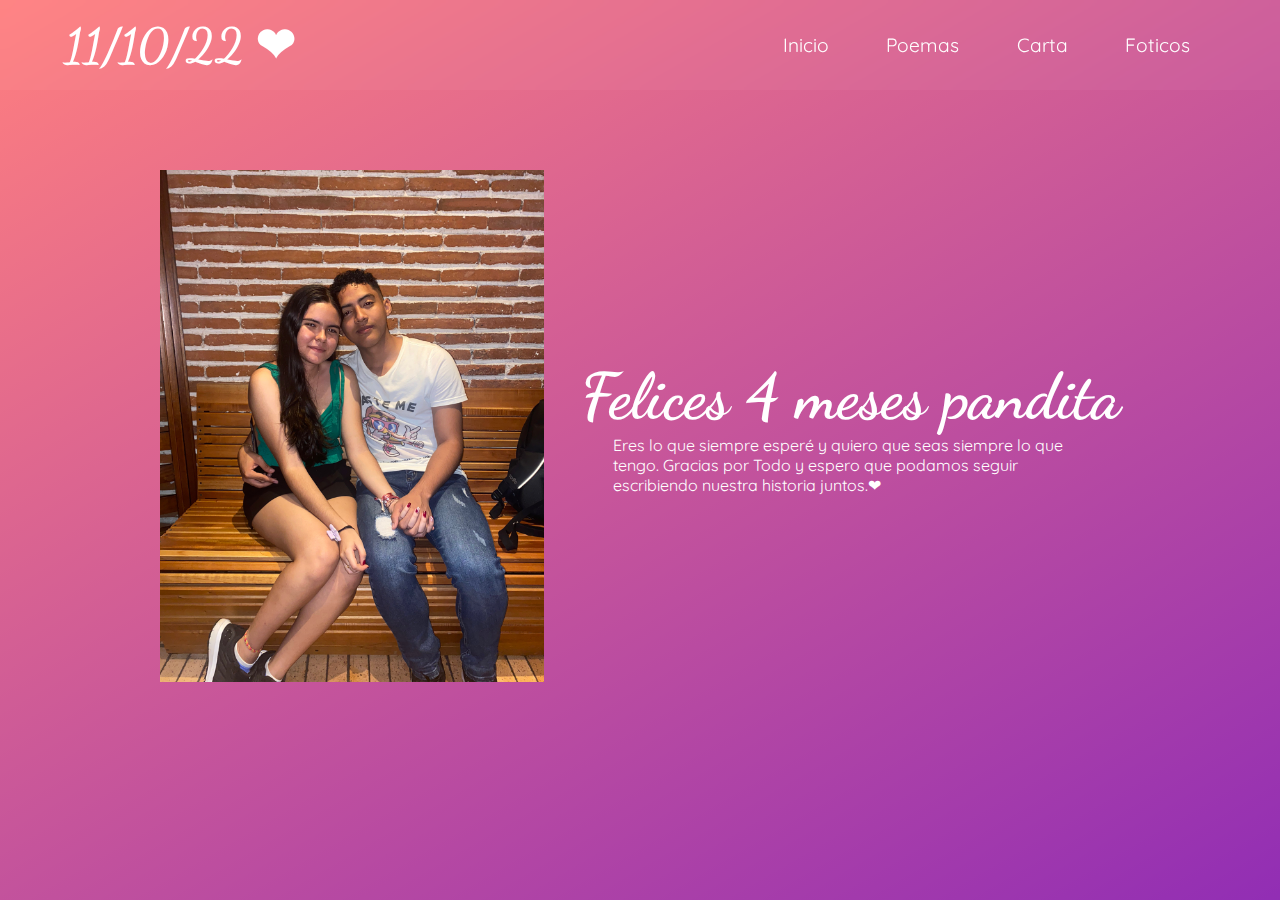
<file: index.html>
<!DOCTYPE html>
<html>
<head>
	<meta charset="utf-8">
	<meta name="viewport" content="width=device-width, initial-scale=1">
	<link rel="stylesheet" type="text/css" href="css/main.css">
	<link rel="icon" type="img/png" href="imgs/icono_panda.png">
	<title>Pandita | Feliz cuarto mes ❤</title>
</head>

<header>
	<h2>11/10/22 ❤</h2>
	<nav>
		<a href="index.html">Inicio</a>
		<a href="poemas.html">Poemas</a>
		<a href="carta.html">Carta</a>
		<a href="fotos.html">Foticos</a>
	</nav>
</header>

<body>

<section id="inicio">
	<img class="imagen animate-left" src="imgs/foto_09.jpg">
	<div class="texto animate-left">
		<h2>Felices 4 meses pandita</h2>
		<p>Eres lo que siempre esperé y quiero que seas siempre lo que tengo. Gracias por Todo y espero que podamos seguir escribiendo nuestra historia juntos.❤</p>
	</div>
</section>

<!-- <section id="poemas">
	<div class="titulo">
		<h2>Poemas</h2>
		<p>de mi puño y letra...</p>
	</div>
	<div class="cards">
		


	</div>
</section> -->

</body>
</html>
</file>
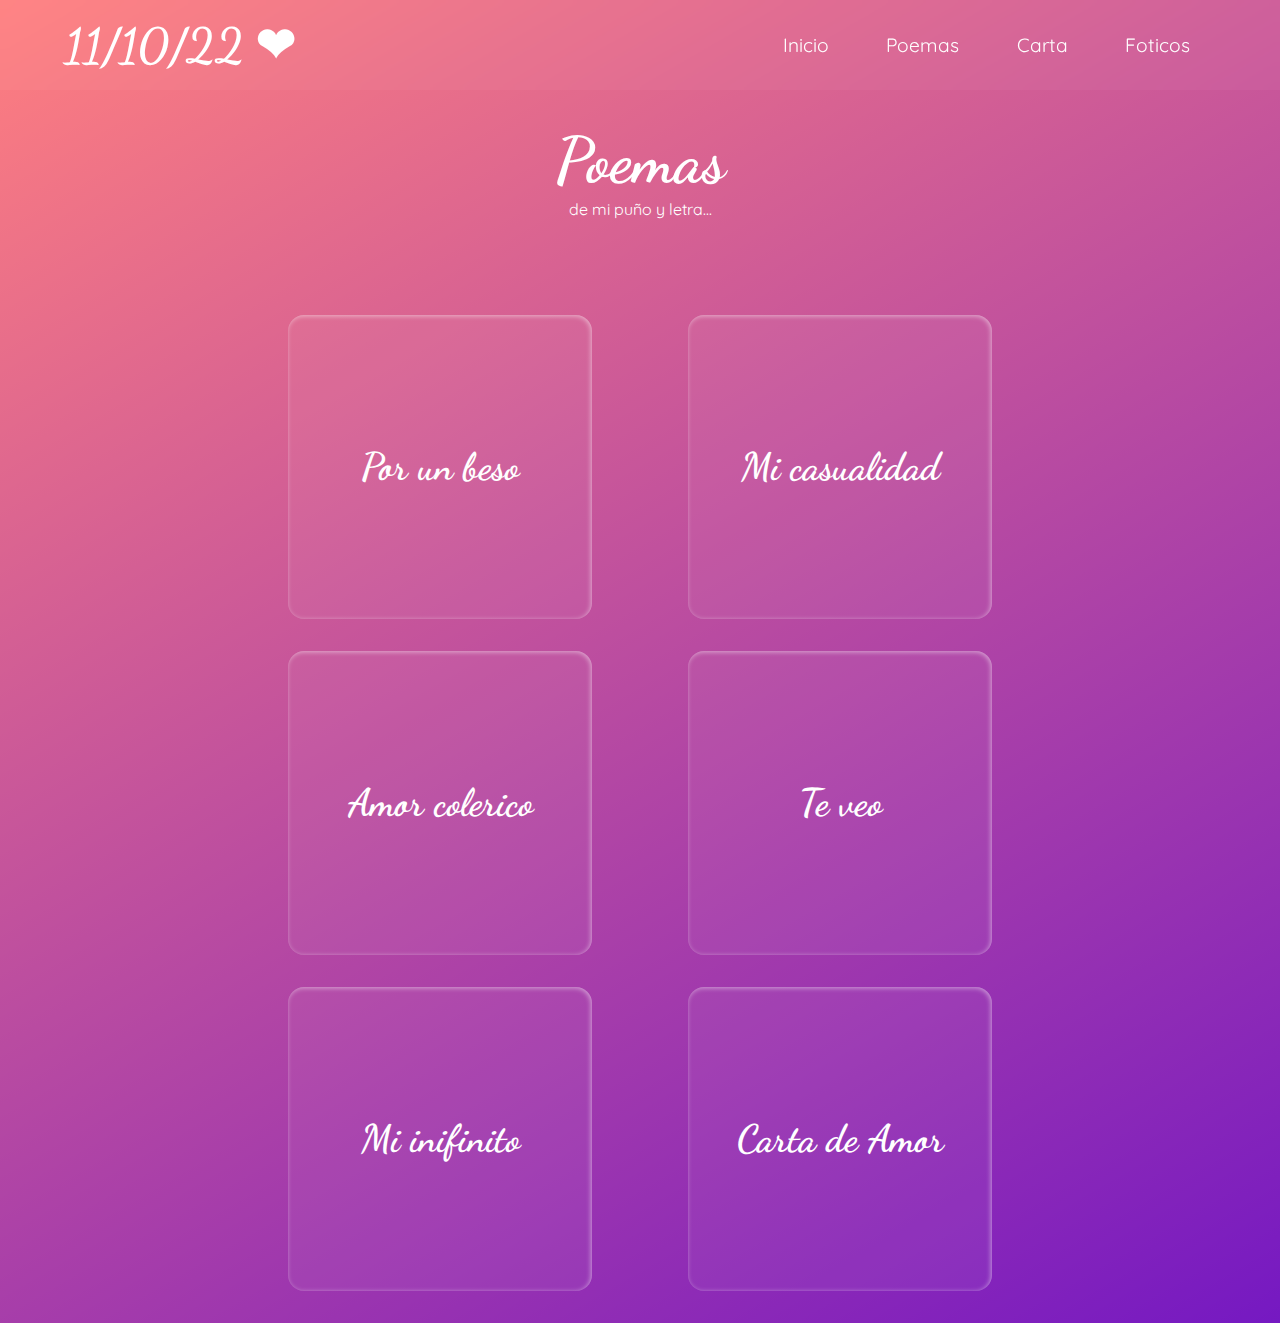
<file: poemas.html>
<!DOCTYPE html>
<html>
<head>
	<meta charset="utf-8">
	<meta name="viewport" content="width=device-width, initial-scale=1">
	<link rel="stylesheet" type="text/css" href="css/main.css">
	<link rel="icon" type="img/png" href="imgs/icono_panda.png">
	<title>Poemas | Feliz cuarto mes ❤</title>
</head>

<header>
	<h2>11/10/22 ❤</h2>
	<nav>
		<a href="index.html">Inicio</a>
		<a href="poemas.html">Poemas</a>
		<a href="carta.html">Carta</a>
		<a href="fotos.html">Foticos</a>
	</nav>
</header>

<body>

<section id="poemas">
	<div class="titulo">
		<h2 class="animate-left">Poemas</h2>
		<p class="animate-left">de mi puño y letra...</p>
	</div>
	<div class="cards">
		
		<div class="card">
			<div class="card_header">
				<h1>Por un beso</h1>
			</div>
			<div class="card_body">
				Se dice que la tercera es la vencida,
				pero yo perdí la guerra desde que besé tu mejilla
			</div>
		</div>

		<div class="card">
			<div class="card_header">
				<h1>Mi casualidad</h1>
			</div>
			<div class="card_body">
				He conocido mujeres hermosas de revista,
				pero para mí eres mi hermosa serendipia
			</div>
		</div>

		<div class="card">
			<div class="card_header">
				<h1>Amor colerico</h1>
			</div>
			<div class="card_body">
				"Solo Dios sabe cuanto te quise"
				le dijo Florentino a Fermina,
				pero hoy te digo "te quiero"
				antes de que un loro me quite la sonrisa
			</div>
		</div>

		<div class="card">
			<div class="card_header">
				<h1>Te veo</h1>
			</div>
			<div class="card_body">
				Te veo en la mañana cuando camina hacia la universidad,
				siento que me despiertas con un beso ante mi adversidad

				Te veo cuando como en la mesa
				tu sonrisa coqueta y las sobras son promesa

				Te veo cuando estoy en mi cuarto,
				porque sé que tú estabas a un paso

				Te veo en todo desde que me enamoré,
				Y no me arrepiento sabes; creo que por siempre te querré
			</div>
		</div>

		<div class="card">
			<div class="card_header">
				<h1>Mi inifinito</h1>
			</div>
			<div class="card_body">
				Y si algún día me preguntan cuánto te quiero, responderé:
				si pueden calcular todo el número pi, podrán calcular todo el amor que siento por ti.
			</div>
		</div>

		<div class="card">
			<div class="card_header">
				<h1>Carta de Amor</h1>
			</div>
			<div class="card_body">
				<a href="carta.html" style="color: #fff; font-size: 1.2em;">Clickeame..</a>
			</div>
		</div>


	</div>
</section>

</body>
</html>
</file>
<file: css/main.css>
@import url('https://fonts.googleapis.com/css2?family=Dancing+Script:wght@400;700&family=Quicksand:wght@400;700&display=swap');

:root{

	--quick: 'Quicksand', sans-serif;
	--script: 'Dancing Script', cursive;
	--purple: #5400D2;
	--dark-purple: #3D0098;
}

*{
	margin: 0;
	padding: 0;
	user-select: none;
	-webkit-user-select: none;
	-moz-user-select: none;
}

html{
	box-sizing: border-box;
	scroll-behavior: smooth;
}

html::-webkit-scrollbar {
    -webkit-appearance: none;
}

html::-webkit-scrollbar:vertical {
    width: 10px;
    background: #fff;

}

html::-webkit-scrollbar-thumb {
    background-color: var(--purple);
}

header{
	display: flex;
	flex-direction: row;
	max-width: 100%;
	justify-content: space-between;
	align-items: center;
	padding: 1em 2em 1em 4em;
	background: rgba(255, 255, 255, 0.04);
	backdrop-filter: blur(5px);
	color: #fff;
}

header h2{
	font-family: var(--script);
	font-size: 3em;
}

header nav{
	display: flex;
	justify-content: center;
	align-items: center;
}

header nav a{
	text-decoration: none;
	margin-right: 3em;
	font-size: 1.2em;
	font-family: var(--quick);
	color: #fff;
}

header nav a:last-child{
	margin: none;
}

body{
	background: linear-gradient(150deg, rgba(255, 0, 0, 0.5), var(--purple), var(--dark-purple));
	background-size: 400% 300%;
	height: 80vh;
	animation: bgGradient 15s ease infinite;
}

#inicio{
	max-width: 100%;
	padding: 5em 10em;
	display: flex;
	flex-direction: row;
	justify-content: space-between;
	align-items: center;
}

#inicio img{
	display: inline;
	width: 24em;
	transition: 0.6s;
}

#inicio img:hover{	
	box-shadow: 15px 15px 0 var(--dark-purple);
	width: 25em;
}

#inicio .texto h2{
	font-family: var(--script);
	color: #fff;
	font-size: 4em;
}

#inicio .texto p{
	width: 30em;
	color: #fff;
	font-size: 1em;
	font-family: var(--quick);
	padding-left: 2em;
}

#poemas{
	max-width: 100%;
	min-height: 100vh;
}

#poemas .titulo, #fotos .titulo{
	text-align: center;
	padding: 2em 0;
	width: 100%;
}

#poemas .titulo h2, #fotos .titulo h2{
	font-size: 4em;
	color: #fff;
	font-family: var(--script);
}

#poemas .titulo p, #fotos .titulo p{
	color: #fff;
	font-family: var(--quick);
}

#poemas .cards{
	display: flex;
	padding: 2em 15em;
	flex-direction: row;
	flex-wrap: wrap;
	justify-content: space-around;
	align-items: center;
}

.card{
	position: relative;
	display: flex;
	flex-direction: column;
	justify-content: center;
	align-items: center;
	width: 15em;
	padding: 2em;
	text-align: center;
	height: 15em;
	background: rgba(255, 255, 255, 0.05);
	color: #fff;
	box-shadow: inset -1px 1px 5px rgba(255, 255, 255, .5);
	border-radius: 1em;
	margin-top: 2em;
}

.card_header{
	font-family: var(--script);
	transition: 1.2s;
	font-size: 1.2em;
}

.card_body{
	position: absolute;
	font-family: var(--quick);
	opacity: 0;
	transition: .8s;
	font-size: .8em;
	width: 70%;
}

.card:hover .card_body{
	opacity: 1;
}

.card:hover .card_header{
	opacity: 0.2;
}


.carta{
	width: 20em;
	height: 29em;
}

.carta:hover .card_header{
	opacity: 1;
}

.carta .card_body{
	transition: 1.5s;
	opacity: 0.6;
}

.center{
	width: 100%;
	height: auto;
	display: flex;
	justify-content: center;
	align-items: center;
}

#fotos .fotos{
	padding: 0 24em;
	display: flex;
	justify-content: space-around;
	align-items: center;
	flex-wrap: wrap;
}

#fotos .fotos a .img{
	min-width: 10em;
	min-height: 12em;
	background-size: cover;
	background-position: center center;
	margin-top: 2em;
	transition: 0.5s;
}

.img_01{
	background: url('../imgs/foto_01.jpg');
}

.img_02{
	background: url('../imgs/foto_02.jpg');
}

.img_03{
	background: url('../imgs/foto_03.jpg');
}

.img_04{
	background: url('../imgs/foto_09.jpg');
}

.img_05{
	background: url('../imgs/foto_05.jpg');
}

.img_06{
	background: url('../imgs/foto_06.jpg');
}

.img_07{
	background: url('../imgs/foto_07.jpg');
}

.img_08{
	background: url('../imgs/foto_08.jpg');
}

.img:hover{
	box-shadow: 3px 3px 0 var(--dark-purple);
}


.animate-left{
	animation: animate-left 1s linear;
}

@keyframes bgGradient{
	0%{background-position: 0% 50%}
	50%{background-position: 100% 50%}
	100%{background-position: 0% 50%}
}

@keyframes animate-left{
	from{
		transform: translateX(-20px);
		opacity: 0;
	}to{
		transform: translateX(0);
		opacity: 1;
	}
}
</file>
